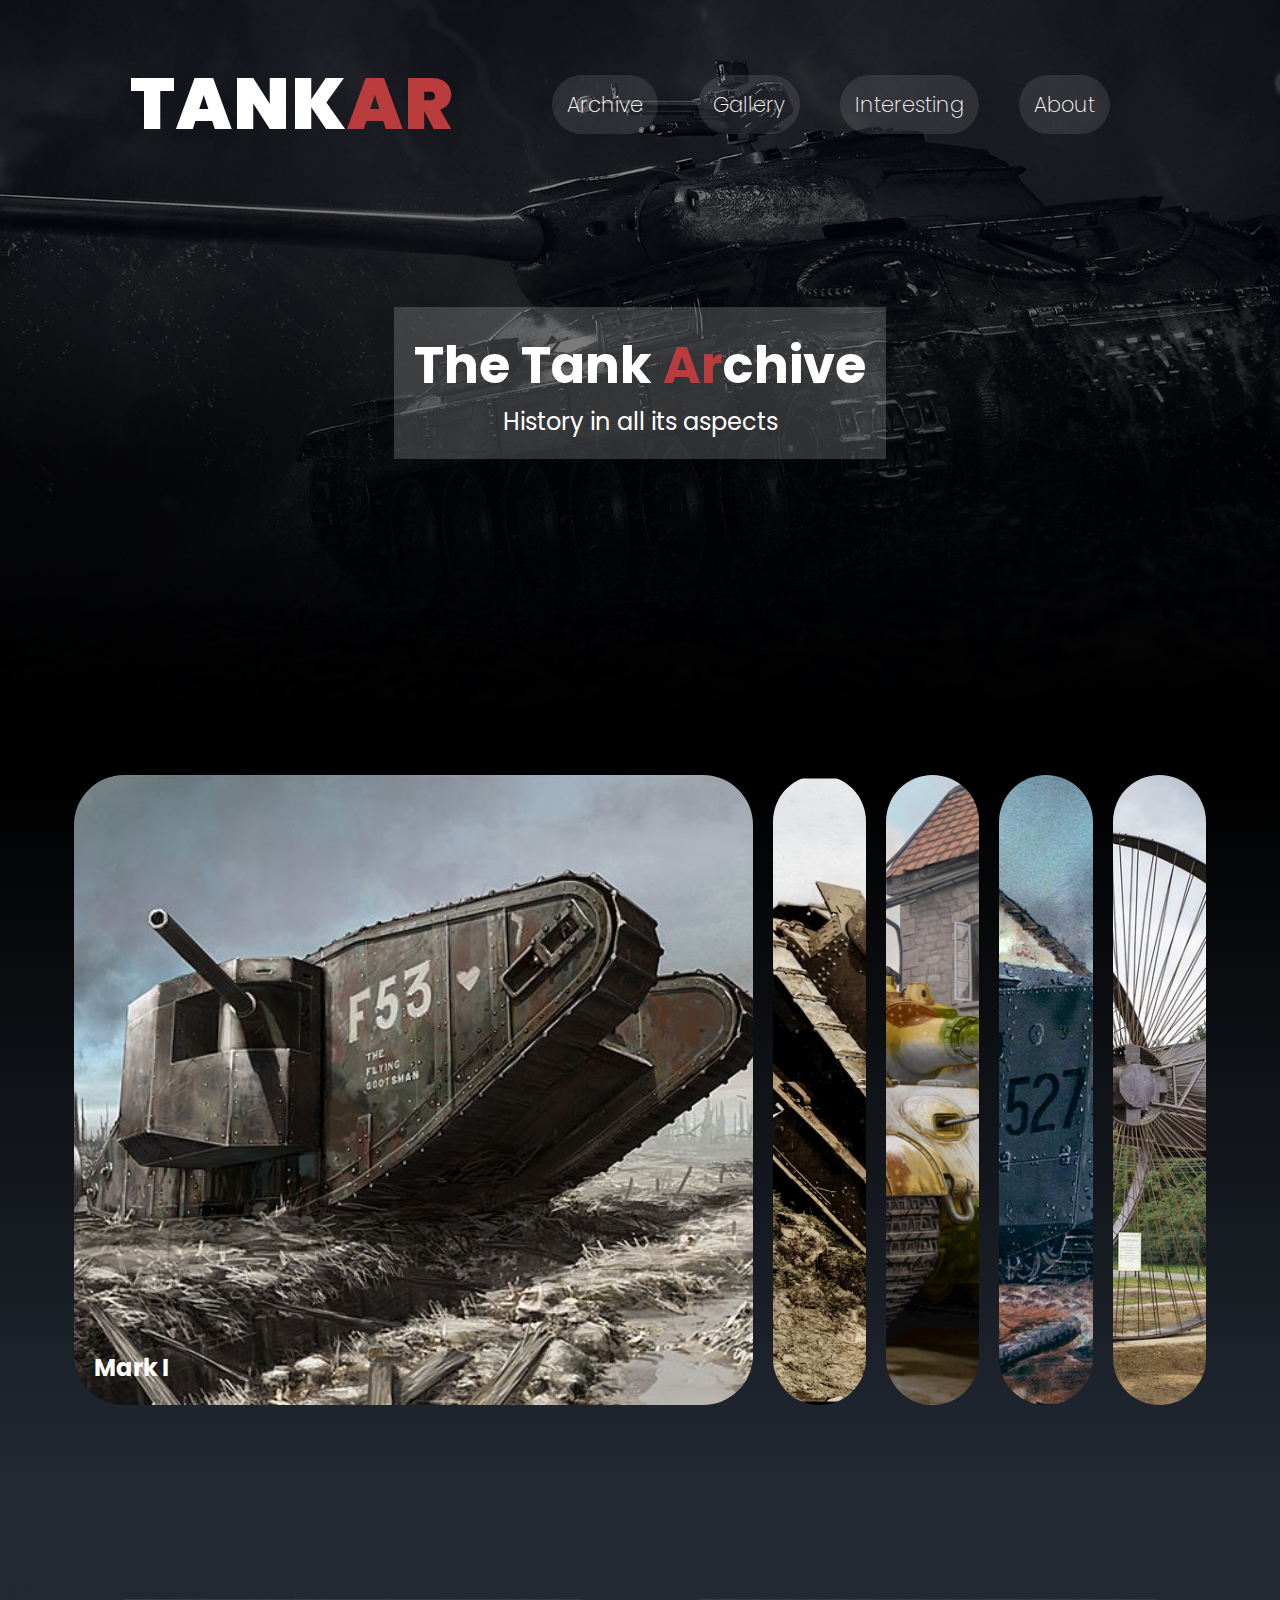
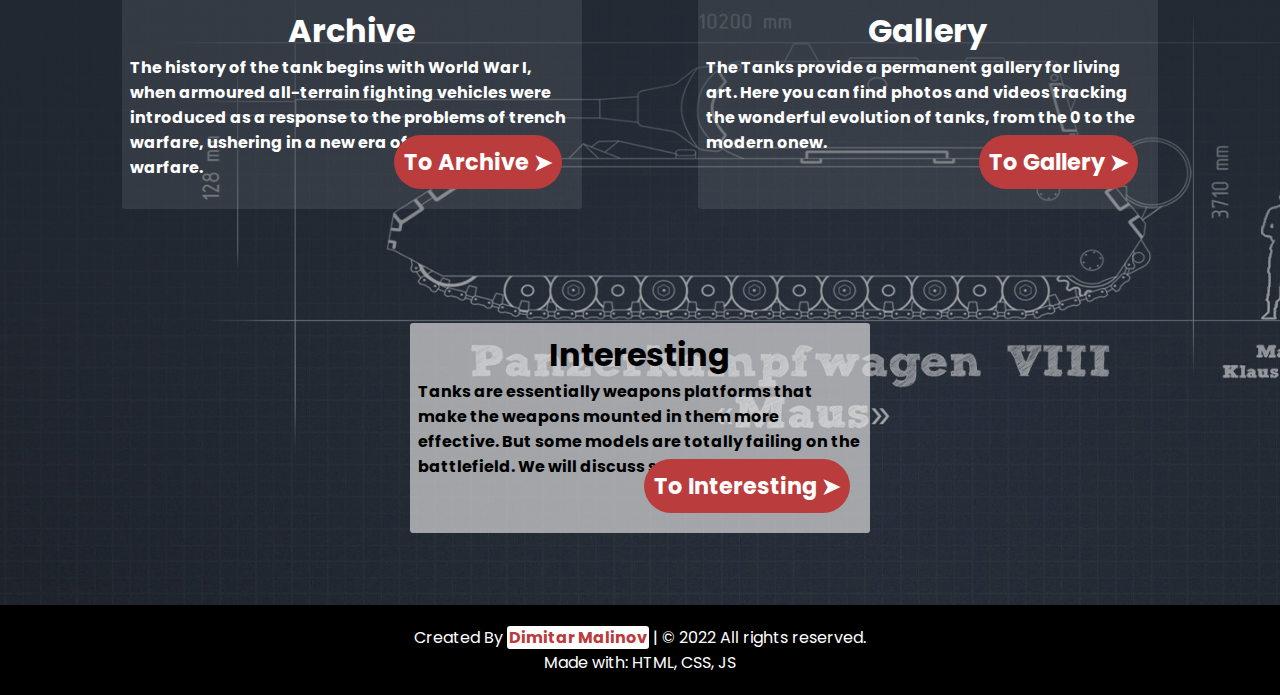
<file: index.html>
<!DOCTYPE html>
<html lang="en">
  <head>
    <meta charset="UTF-8" />
    <meta http-equiv="X-UA-Compatible" content="IE=edge" />
    <meta name="viewport" content="width=device-width, initial-scale=1.0" />
    <link rel="stylesheet" href="./css/styles.css" />
    <title>TankAr(chive)</title>
  </head>
  <body>
    <section class="header">
      <div class="header-container">
      <div class="filter"></div>
      <header>
        <h2>
          <a href="./index.html" class="logo"
            >Tank<span class="red">Ar</span></a
          >
        </h2>
        <ul class="navigation">
          <li><a href="./pages/archive.html">Archive</a></li>
          <li><a href="./pages/gallery.html">Gallery</a></li>
          <li><a href="#">Interesting</a></li>
          <li><a href="#">About</a></li>
        </ul>
      </div>
      </header>

      <div class="content-box">
        <h1>The Tank <span class="red">Ar</span>chive</h1>
        <p>History in all its aspects</p>
      </div>
    </section>

    <section class="expanding-cards">
      <div class="container">
        <div class="panel first active">
          <h3>Mark I</h3>
        </div>

        <div class="panel second">
          <h3>Renault ft</h3>
        </div>

        <div class="panel third">
          <h3>Tiger II</h3>
        </div>

        <div class="panel fourth">
          <h3>A7V</h3>
        </div>

        <div class="panel fifth">
          <h3>Tsar tank</h3>
        </div>
      </div>
    </section>

    <section class="assortments">
      <div class="wrapper">
        <div class="archive">
          <h2>Archive</h2>
          <p>
            The history of the tank begins with World War I, when armoured
            all-terrain fighting vehicles were introduced as a response to the
            problems of trench warfare, ushering in a new era of mechanized
            warfare.
          </p>
          <a href="./pages/archive.html">To Archive &#10148;</a>
        </div>

        <div class="gallery">
          <h2>Gallery</h2>
          <p>
            The Tanks provide a permanent gallery for living art. Here you can
            find photos and videos tracking the wonderful evolution of tanks,
            from the 0 to the modern onew.
          </p>
          <a href="./pages/gallery.html">To Gallery &#10148;</a>
        </div>

        <div class="interesting">
          <h2>Interesting</h2>
          <p>
            Tanks are essentially weapons platforms that make the weapons
            mounted in them more effective. But some models are totally failing
            on the battlefield. We will discuss some of the fails.
          </p>
          <a href="#">To Interesting &#10148;</a>
        </div>
      </div>
    </section>

    <footer>
      <p>
        Created By
        <a href="https://github.com/mitach" target="_blank">Dimitar Malinov</a>
        | &copy; 2022 All rights reserved.
      </p>
      <p>Made with: HTML, CSS, JS</p>
    </footer>

    <script src="./js/expanding-cards.js"></script>
  </body>
</html>
</file>
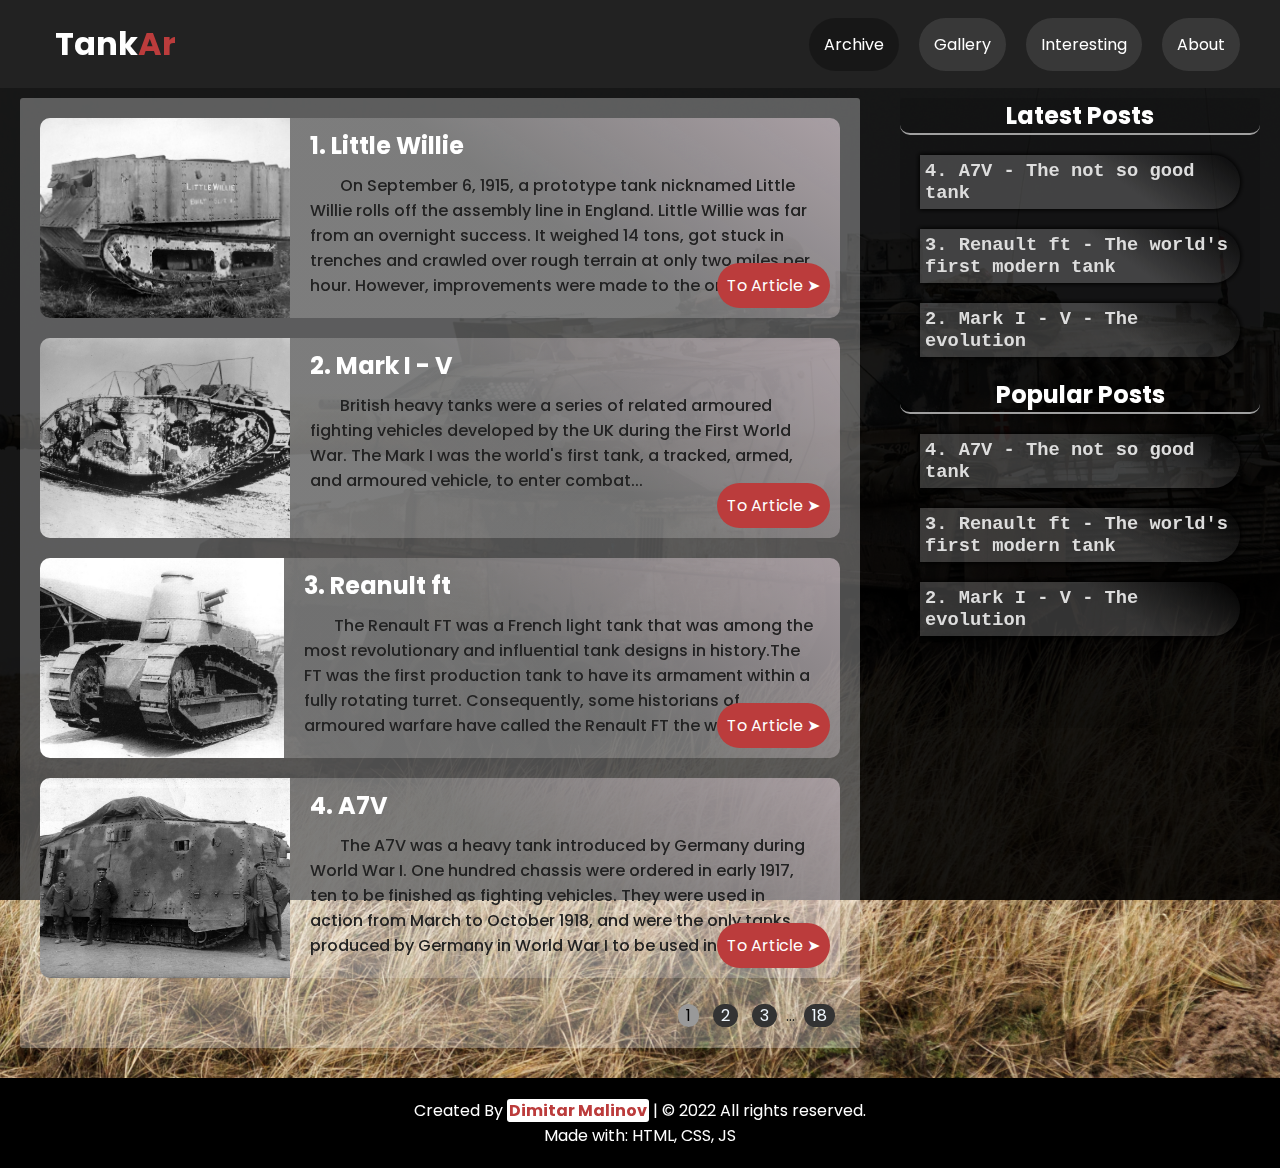
<file: pages/archive.html>
<!DOCTYPE html>
<html lang="en">
  <head>
    <meta charset="UTF-8" />
    <meta http-equiv="X-UA-Compatible" content="IE=edge" />
    <meta name="viewport" content="width=device-width, initial-scale=1.0" />
    <link rel="stylesheet" href="../css/archive.css" />
    <title>Tank Archive</title>
  </head>
  <body>
    <nav class="nav">
      <div class="nav-container">
        <h2 class="logo">
          <a href="../index.html">Tank<span class="red">Ar</span></a>
        </h2>
        <ul>
          <li><a href="./archive.html" class="current">Archive</a></li>
          <li><a href="./gallery.html">Gallery</a></li>
          <li><a href="#">Interesting</a></li>
          <li><a href="#">About</a></li>
        </ul>
      </div>
    </nav>

    <div class="filter"></div>

    <div class="archive-wrapper">
      <section class="archive-articles">
        <div class="container">
          <article>
            <img src="../images/archive/little-willie.jpg" alt="tank model - little willie" />
            <div class="texts">
              <h2>1. Little Willie</h2>
              <p>
                On September 6, 1915, a prototype tank nicknamed Little Willie
                rolls off the assembly line in England. Little Willie was far
                from an overnight success. It weighed 14 tons, got stuck in
                trenches and crawled over rough terrain at only two miles per
                hour. However, improvements were made to the original...
              </p>
              <div class="button">
                <a href="#">To Article &#10148;</a>
              </div>
            </div>
          </article>

          <article>
            <img src="../images/archive/mark-i.jpg" alt="tank model - mark I" />
            <div class="texts">
              <h2>2. Mark I - V</h2>
              <p>
                British heavy tanks were a series of related armoured fighting
                vehicles developed by the UK during the First World War. The
                Mark I was the world's first tank, a tracked, armed, and
                armoured vehicle, to enter combat...
              </p>
              <div class="button">
                <a href="#">To Article &#10148;</a>
              </div>
            </div>
          </article>

          <article>
            <img src="../images/archive/renault-ft.jpg" alt="tank model - renault ft" />
            <div class="texts">
              <h2>3. Reanult ft</h2>
              <p>
                The Renault FT was a French light tank that was among the most
                revolutionary and influential tank designs in history.The FT was
                the first production tank to have its armament within a fully
                rotating turret. Consequently, some historians of armoured
                warfare have called the Renault FT the world's first...
              </p>
              <div class="button">
                <a href="#">To Article &#10148;</a>
              </div>
            </div>
          </article>

          <article>
            <img
              src="../images/archive/a7v.jpg"
              alt="tank model - a7v"
            />
            <div class="texts">
              <h2>4. A7V</h2>
              <p>
                The A7V was a heavy tank introduced by Germany during World War
                I. One hundred chassis were ordered in early 1917, ten to be
                finished as fighting vehicles. They were used in action from
                March to October 1918, and were the only tanks produced by
                Germany in World War I to be used in combat...
              </p>
              <div class="button">
                <a href="#">To Article &#10148;</a>
              </div>
            </div>
          </article>
        </div>

        <div class="paginator">
          
          <a href="#" class="curr">1</a>
          <a href="#">2</a>
          <a href="#">3</a>
          <p>...</p>
          <a href="#">18</a>
        </div>
      </section>

      <aside>
        <div class="aside-wrapper">
          <div class="latest-posts">
            <h2>Latest Posts</h2>
            <div class="articles">
              <a href="#">
                <article>
                  <h3>4. A7V - The not so good tank</h3>
                </article>
              </a>
              <a href="#">
                <article>
                  <h3>3. Renault ft - The world's first modern tank</h3>
                </article>
              </a>
              <a href="#">
                <article>
                  <h3>2. Mark I - V - The evolution</h3>
                </article>
              </a>
            </div>
          </div>

          <div class="popular-posts">
            <h2>Popular Posts</h2>
            <div class="articles">
              <a href="#">
                <article>
                  <h3>4. A7V - The not so good tank</h3>
                </article>
              </a>
              <a href="#">
                <article>
                  <h3>3. Renault ft - The world's first modern tank</h3>
                </article>
              </a>
              <a href="#">
                <article>
                  <h3>2. Mark I - V - The evolution</h3>
                </article>
              </a>
          </div>
        </div>
      </aside>
    </div>
    
    <footer>
      <p>
        Created By
        <a href="https://github.com/mitach" target="_blank">Dimitar Malinov</a>
        | &copy; 2022 All rights reserved.
      </p>
      <p>Made with: HTML, CSS, JS</p>
    </footer>

  </body>
</html>
</file>
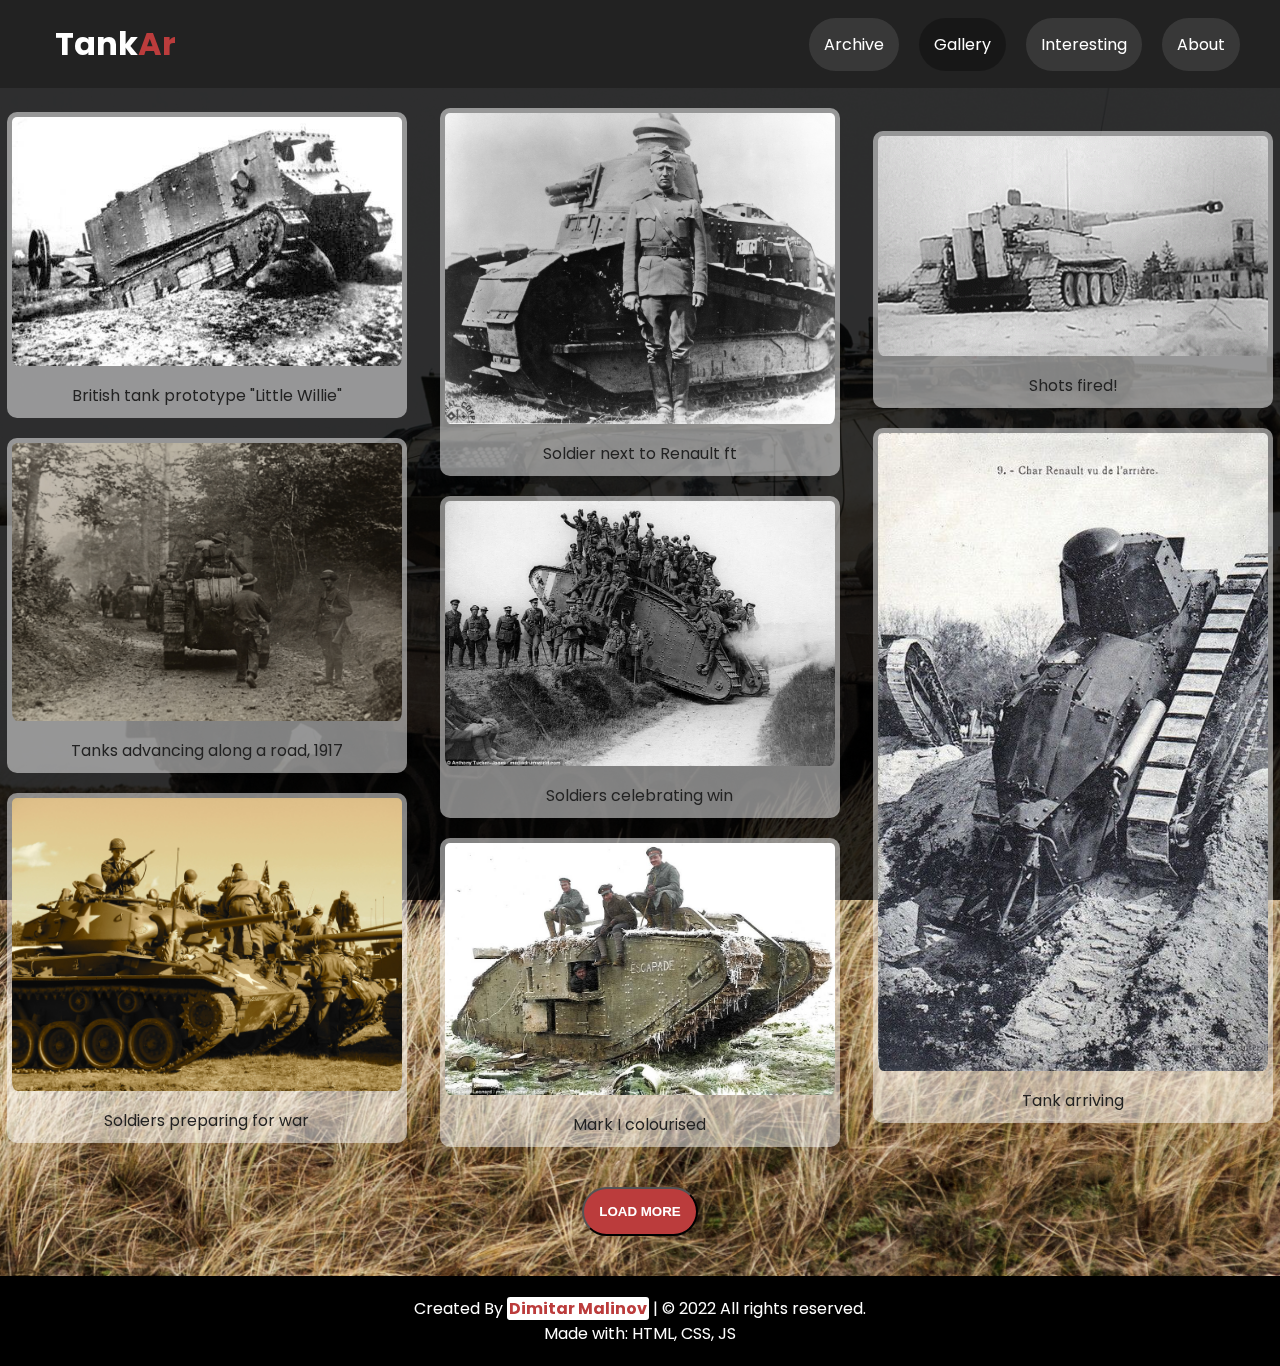
<file: pages/gallery.html>
<!DOCTYPE html>
<html lang="en">
  <head>
    <meta charset="UTF-8" />
    <meta http-equiv="X-UA-Compatible" content="IE=edge" />
    <meta name="viewport" content="width=device-width, initial-scale=1.0" />
    <link rel="stylesheet" href="../css/gallery.css" />
    <title>Tank Gallery</title>
  </head>
  <body>
    <nav class="nav">
      <div class="nav-container">
        <h2 class="logo">
          <a href="../index.html">Tank<span class="red">Ar</span></a>
        </h2>
        <ul>
          <li><a href="./archive.html">Archive</a></li>
          <li><a href="./gallery.html" class="current">Gallery</a></li>
          <li><a href="#">Interesting</a></li>
          <li><a href="#">About</a></li>
        </ul>
      </div>
    </nav>

    <div class="filter"></div>

    <div class="photos-gallery masonry">
      <article class="photo">
        <a target="_blank" href="../images/gallery/1.jpg">
          <img src="../images/gallery/1.jpg" loading="lazy" alt="image" />
        </a>
        <p>British tank prototype "Little Willie"</p>
      </article>

      <article class="photo">
        <a target="_blank" href="../images/gallery/2.jpg">
          <img src="../images/gallery/2.jpg" loading="lazy" alt="image" />
        </a>
        <p>Tanks advancing along a road, 1917</p>
      </article>

      <article class="photo">
        <a target="_blank" href="../images/gallery/3.jpg">
          <img src="../images/gallery/3.jpg" loading="lazy" alt="image" />
        </a>
        <p>Soldiers preparing for war</p>
      </article>

      <article class="photo">
        <a target="_blank" href="../images/gallery/4.jpg">
          <img src="../images/gallery/4.jpg" loading="lazy" alt="image" />
        </a>
        <p>Soldier next to Renault ft</p>
      </article>

      <article class="photo">
        <a target="_blank" href="../images/gallery/5.jpg">
          <img src="../images/gallery/5.jpg" loading="lazy" alt="image" />
        </a>
        <p>Soldiers celebrating win</p>
      </article>

      <article class="photo">
        <a target="_blank" href="../images/gallery/6.jpg">
          <img src="../images/gallery/6.jpg" loading="lazy" alt="image" />
        </a>
        <p>Mark I colourised</p>
      </article>

      <article class="photo">
        <a target="_blank" href="../images/gallery/7.gif">
          <img src="../images/gallery/7.gif" loading="lazy" alt="image" />
        </a>
        <p>Shots fired!</p>
      </article>

      <article class="photo">
        <a target="_blank" href="../images/gallery/8.jpg">
          <img src="../images/gallery/8.jpg" loading="lazy" alt="image" />
        </a>
        <p>Tank arriving</p>
      </article>

    </div>
    <button class="load-more">LOAD MORE</button>

    <footer>
      <p>
        Created By
        <a href="https://github.com/mitach" target="_blank">Dimitar Malinov</a>
        | &copy; 2022 All rights reserved.
      </p>
      <p>Made with: HTML, CSS, JS</p>
    </footer>
  </body>
</html>
</file>
<file: css/styles.css>
@import url('https://fonts.googleapis.com/css2?family=Poppins&display=swap');

html {
    scroll-behavior: smooth;
    overflow-x: hidden;
}

* {
    margin: 0;
    padding: 0;
    box-sizing: border-box;
    font-family: 'Poppins', sans-serif;
}

/* v Header Section v */
.header {
    display: flex;
    flex-direction: column;
    position: relative;
    width: 100vw;
    height: 100vh;
    height: 85vh;
    background-image: linear-gradient(to top, #000 1%, rgba(255, 255, 255, 0)), url('../images/backgrounds/bg3.jpg');
    background-size: cover;
    background-position: center;
    padding: 50px;
}

.filter {
    position: absolute;
    top: 0;
    left: 0;
    width: 100vw;
    height: 100vh;
    height: 85vh;
    background-color: rgba(0, 0, 0, 0.3);
    order: -1;
}

header {
    position: relative;
    padding: 0 80px;
    display: flex;
    justify-content: space-between;
    align-items: center;
    order: 1;
}

header .logo {
    font-size: 3em;
    text-decoration: none;
    text-transform: uppercase;
    letter-spacing: 1px;
    font-weight: 900;
    color: #fff;
    transition: all .3s ease-in-out;
}

.red {
    color: rgb(187, 60, 60);
    transition: all .3s ease-in-out;
}

.header .header-container {
    transition: all .3s ease-in-out;
}

header h2:hover a {
    color: rgb(187, 60, 60);
}

header h2:hover span {
    color: #fff;
}

header .navigation {
    display: flex;
}

header .navigation li {
    list-style: none;
    font-weight: 200;
    font-size: 1.3em;
}

header .navigation li a {
    text-decoration: none;
    color: #fff;
    margin-right: 40px;
    padding: 15px;
    border-radius: 50px;
    background-color: rgba(255, 255, 255, 0.1);
    transition: all .3s ease-in-out;
}

header .navigation li a:hover {
    color: rgb(187, 60, 60);
    background-color: rgba(0, 0, 0, 0.3);
    transition: all .3s ease-in-out;
}

div.content-box {
    position: absolute;
    top: 50%;
    left: 50%;
    transform: translate(-50%, -50%);
    background-color: rgba(255, 255, 255, 0.18);
    padding: 20px;
    color: #fff;
    display: flex;
    flex-direction: column;
    align-items: center;
}

div.content-box h1 {
    font-size: 3.2rem;
}

div.content-box p {
    font-size: 1.5rem;
    color: #fff;
}

/* v Expanding Cards Setion v */
.expanding-cards {
    width: 100vw;
    height: 80vh;
    background: linear-gradient(to bottom, #000 1%, #222933);
}

.expanding-cards .container {
    margin: 0 auto;
    display: flex;
    width: 90vw;
    justify-self: center;
}

.panel {
    background-size: cover;
    background-position: center;
    background-repeat: no-repeat;
    height: 70vh;
    border-radius: 50px;
    color: #fff;
    cursor: pointer;
    flex: 0.55;
    margin: 10px;
    position: relative;
    transition: flex 0.7s ease-in;
}

.first {
    background-image: url('../images/expanding-cards/mark-one.jpg');
}

.second {
    background-image: url('../images/expanding-cards/renault-ft.jpg');
}

.third {
    background-image: url('../images/expanding-cards/tiger-ii.jpg');
}

.fourth {
    background-image: url('../images/expanding-cards/a7v.jpg');
}

.fifth {
    background-image: url('../images/expanding-cards/tsar-tank.jpg');
}

.panel h3 {
    font-size: 24px;
    position: absolute;
    bottom: 20px;
    left: 20px;
    margin: 0;
    opacity: 0;
}

.panel.active {
    flex: 4;
}

.panel.active h3 {
    opacity: 1;
    transition: opacity 0.3s ease-in 0.4s;
}

/* v Assortments v */
.assortments {
    width: 100vw;
    height: 80vh;
    background-image: linear-gradient(to bottom, #222933 1%, rgba(255, 255, 255, 0)), url('../images/backgrounds/bg1.jpg');
    background-size: cover;

}

.assortments .wrapper {
    display: flex;
    justify-content: space-around;
    align-items: flex-end;
    flex-wrap: wrap;
    width: 90%;
    height: 90%;
    margin: auto;
}

.wrapper .archive,
.wrapper .gallery,
.wrapper .interesting {
    background-color: rgba(230, 230, 230, 0.1);
    border-radius: 3px;
    font-weight: bold;
    color: #fff;
    padding: 8px;
    width: 40%;
    height: 210px;
    position: relative;
}

.wrapper h2 {
    font-size: 2rem;
    text-align: center;
}

.wrapper a {
    display: inline-block;
    text-decoration: none;
    color: #fff;
    font-size: 1.4rem;
    background-color: rgb(187, 60, 60);
    padding: 10px;
    border-radius: 50px;
    position: absolute;
    bottom: 20px;
    right: 20px;
}

.wrapper .interesting {
    background-color: rgba(230, 230, 230, 0.65);
    color: black;
}

/* v Footer v */
footer {
    padding: 20px;
    background-color: #000;
    text-align: center;
    color: #fff;
}

footer a {
    text-decoration: none;
    font-weight: bolder;
    color: rgb(187, 60, 60);
    background-color: #fff;
    padding: 0 2px;
    border-radius: 3px;
}

@media (max-width: 500px) {
    header .logo {
        font-size: 1em;
    }
}
</file>
<file: css/archive.css>
@import url('https://fonts.googleapis.com/css2?family=Poppins&display=swap');

html {
    scroll-behavior: smooth;
    overflow-x: hidden;
}

* {
    box-sizing: border-box;
    margin: 0;
    padding: 0;
}

body {
    font-family: 'Poppins', sans-serif;
    color: #222;
    background-color: rgb(86, 86, 86);
    background-image: url('../images/backgrounds/bg4.jpg');
    background-position: center;
    background-size: cover;
}

.filter {
    position: fixed ;
    top: 0;
    left: 0;
    bottom: 0;
    right: 0;
    background-color: rgba(0, 0, 0, 0.9);
    z-index: -1;
}

/* v Navigation v */
.nav {
    background-color: #222;
    transition: all .3s ease-in-out;
}

.nav .nav-container {
    max-width: 1200px;
    margin: 0 auto;
    display: flex;
    justify-content: space-between;
    align-items: center;
    padding: 20px 0;
    transition: all .3s ease-in-out;
}

.nav h2 {
    font-size: 2rem;
}

.red {
    color: rgb(187, 60, 60);
}

.nav ul {
    display: flex;
    list-style: none;
    align-items: center;
    justify-content: center;
}

.nav a {
    text-decoration: none;
    color: #fff;
    padding: 7px 15px;
    transition: all .3s ease-in-out;
}

.nav span {
    transition: all .3s ease-in-out;
}

.nav ul a {
    margin-left: 20px;
    padding: 15px;
    border-radius: 50px;
    background-color: rgba(255, 255, 255, 0.1);
}

.nav ul a:hover {
    color: rgb(187, 60, 60);
    background-color: rgba(0, 0, 0, 0.3);
}

h2:hover a {
    color: rgb(187, 60, 60);
}

h2:hover span {
    color: #fff
}

nav ul .current {
    color: #fff;
    background-color: rgb(0, 0, 0, 0.3);
}

/* v Articles v */
.archive-wrapper {
    display: flex;
    order: 1;
}

.archive-articles {
    display: flex;
    flex-direction: column;
    width: 70vw;
    height: auto;
    margin: 10px 20px;
    background-color: rgba(255, 255, 255, 0.3);
    border-radius: 3px;
}

article {
    margin: 20px;
    height: 200px;
    display: flex;
    background: linear-gradient(35deg,rgba(255, 255, 255, 0.2) 60%, rgba(245, 225, 235, 0.5));
    border-radius: 10px;
}

article .texts {
    display: flex;
    flex-direction: column;
    position: relative;
}
article img {
    object-fit: cover;
    width: 250px;
    height: 200px;
    border-top-left-radius: 10px;
    border-bottom-left-radius: 10px;
}

article h2 {
    padding: 10px 20px;
    color: #fff;
}

article p {
    text-indent: 30px;
    padding: 0 20px;
    font-weight: 500;
    justify-self: center;
}

article .button {
    display: flex;
    justify-content: flex-end;
    align-items: flex-end;
    margin-right: 10px;
    margin-bottom: 10px;
}

article a {
    text-decoration: none;
    color: #fff;
    position: absolute;
    bottom: 10px;
    right: 10px;
    padding: 10px;
    background-color: rgb(187, 60, 60);
    border-radius: 50px;
    transition: all .3s ease-in-out;
}

article:hover img {
    filter: blur(1px);
}

article a:hover {
    color: black;
    background-color: rgba(187, 60, 60, 0.8);
    transition: all .3s ease-in-out;
}

.paginator {
    align-self: flex-end;
    margin: 5px 20px 20px;
}
.paginator p {
  display: inline;
}

.paginator a {
    text-decoration: none;
    padding: 0 8px;
    margin: 5px;
    color: aliceblue;
    background-color: #333;
    border-radius: 50px;
}

.paginator a.curr {
    color: #000;
    background-color: #999;
}

/* v Aside v */
aside {
    width: 30vw;
    height: 70vh;
    margin: 10px 20px;
    background-color: rgba(0, 0, 0, 0.1);
    border-radius: 3px;
}

aside .aside-wrapper {
    display: flex;
    flex-direction: column;
}

aside .aside-wrapper h2 {
    text-align: center;
    color: #fff ;
    border-radius: 10px;
    border-bottom: 2px solid rgb(160, 160, 160);
}

aside .aside-wrapper a {
    text-decoration: none;
    color: #ddd;
    font-family: monospace, sans-serif;
    font-weight: lighter;
}

.latest-posts article,
.popular-posts article {
    width: 25vw;
    height: auto;
    padding: 5px;
    background: linear-gradient(35deg,rgba(255, 255, 255, 0.2) 60%, rgba(0, 0, 0, 0.5));
    box-shadow: 0 0 5px 1px black;
    border-radius: 0;
    border-top-right-radius: 50px;
    border-bottom-right-radius: 50px;
}

.popular-posts {
    height: 50%;
}

/* v Footer v */
footer {
    margin-top: 20px;
    padding: 20px;
    background-color: #000;
    text-align: center;
    color: #fff;
}

footer a {
    text-decoration: none;
    font-weight: bolder;
    color: rgb(187, 60, 60);
    background-color: #fff;
    padding: 0 2px;
    border-radius: 3px;
}
</file>
<file: css/gallery.css>
@import url('https://fonts.googleapis.com/css2?family=Poppins&display=swap');

html {
    scroll-behavior: smooth;
    overflow-x: hidden;
}

* {
    box-sizing: border-box;
    margin: 0;
    padding: 0;
}

body {
    font-family: 'Poppins', sans-serif;
    color: #222;
    background-color: rgb(86, 86, 86);
    background-image: url('../images/backgrounds/bg4.jpg');
    background-position: top;
    background-size: cover;
}

.filter {
    width: 100vw;
    height: 100vh;
    position: fixed;
     top: 0;
    left: 0;
    bottom: 0;
    right: 0;
    background-color: rgba(0, 0, 0, 0.8);
    z-index: -1;
}

/* v Navigation v */
nav {
    display: fixed;
    background-color: #222;
    top: 0;
    left: 0;
    right: 0;
    transition: all .3s ease-in-out;
}

.nav .nav-container {
    max-width: 1200px;
    margin: 0 auto;
    display: flex;
    justify-content: space-between;
    align-items: center;
    padding: 20px 0;
    transition: all .3s ease-in-out;
}

.nav h2 {
    font-size: 2rem;
}

.red {
    color: rgb(187, 60, 60);
}

.nav ul {
    display: flex;
    list-style: none;
    align-items: center;
    justify-content: center;
}

.nav a {
    text-decoration: none;
    color: #fff;
    padding: 7px 15px;
    transition: all .3s ease-in-out;
}

.nav span {
    transition: all .3s ease-in-out;
}

.nav ul a {
    margin-left: 20px;
    padding: 15px;
    border-radius: 50px;
    background-color: rgba(255, 255, 255, 0.1);
}

.nav ul a:hover {
    color: rgb(187, 60, 60);
    background-color: rgba(0, 0, 0, 0.3);
}

h2:hover a {
    color: rgb(187, 60, 60);
}

h2:hover span {
    color: #fff
}

nav ul .current {
    color: #fff;
    background-color: rgb(0, 0, 0, 0.3);
}

/* v Photo-gallery v */
.photos-gallery {
    margin: 20px auto;
    display: flex;
    flex-direction: column;
    flex-wrap: wrap;
    gap: 20px;
    max-height: 1300px;
    align-items: center;
    justify-content: center;
}

.photo {
    background-color: rgba(255, 255, 255, 0.5);
    border-radius: 10px;
    width: 400px;
}


.photo img {
    width: 100%;
    padding: 5px 5px 0;
    border-radius: 10px;

}

.photo p {
    padding: 10px;
    text-align: center;
}

/* v Load more button v */
.load-more {
    display: block;
    margin: 40px auto;
    padding: 15px;
    color: #fff;
    background-color: rgb(187, 60, 60);
    border-radius: 50px;
    font-weight: bold;

}

.load-more:hover {
    color: black;
    background-color: rgba(187, 60, 60, 0.8);
}

/* v Footer v */
footer {
    margin-top: 20px;
    padding: 20px;
    background-color: #000;
    text-align: center;
    color: #fff;
}

footer a {
    text-decoration: none;
    font-weight: bolder;
    color: rgb(187, 60, 60);
    background-color: #fff;
    padding: 0 2px;
    border-radius: 3px;
}
</file>
